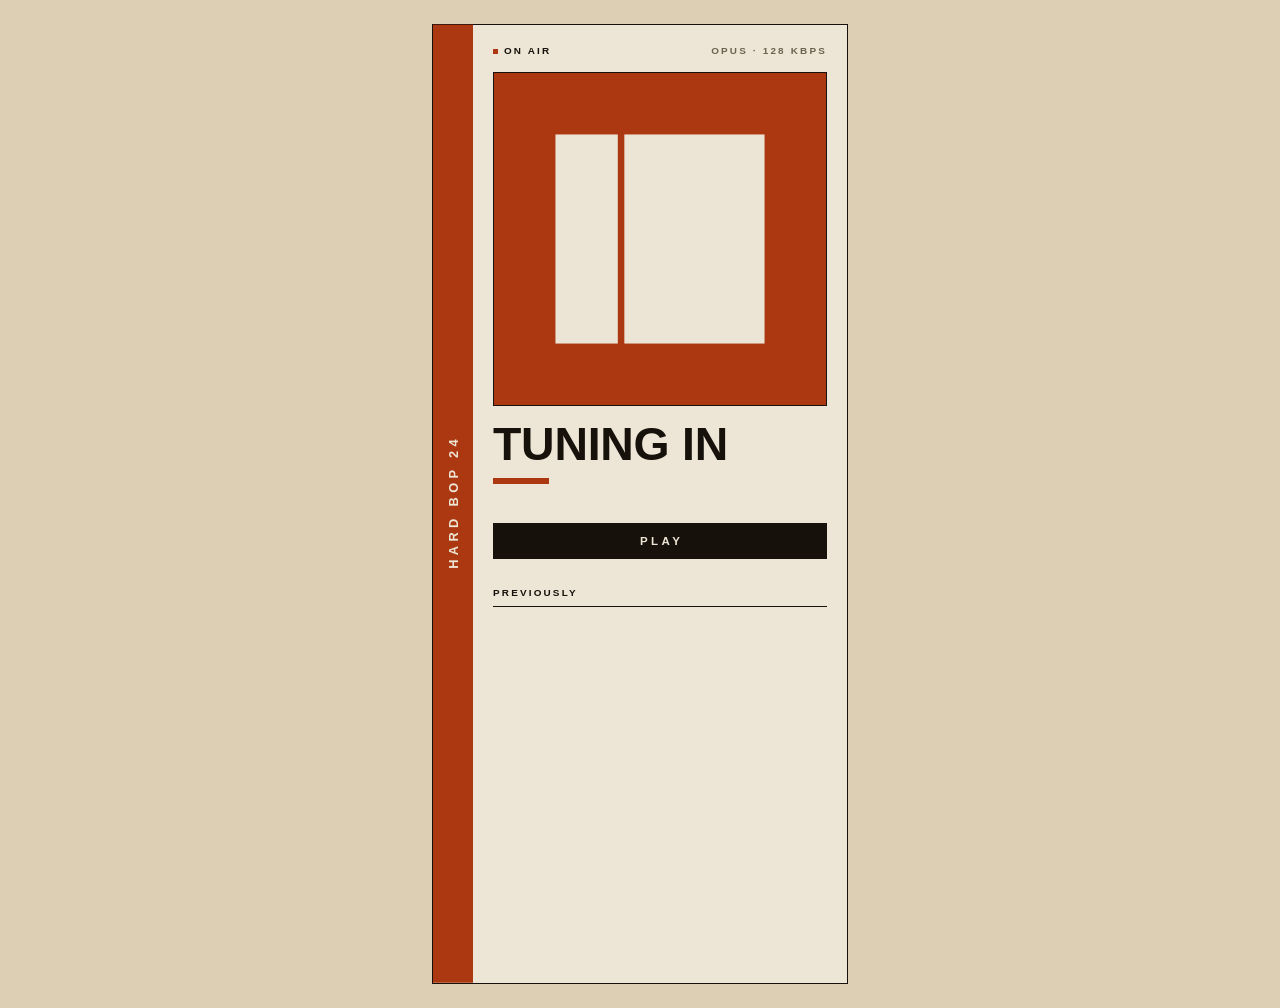
<file: src/index.html>
<!doctype html>
<html lang="en">
  <head>
    <meta charset="utf-8" />
    <meta name="viewport" content="width=device-width, initial-scale=1" />
    <meta
      name="description"
      content="Hard Bop 24 — a 24/7 internet radio station streaming hard bop and post-bop jazz."
    />
    <title>Hard Bop 24</title>
    <!-- Warms DNS/TLS to the station while the HTML parses: the metadata poll and
         the sleeve fetch both go there, and the sleeve URL is not known until the
         metadata returns. No `crossorigin`: the art <img> tags are plain, uncredentialed
         loads, and they carry far more bytes than the metadata fetch, so the connection
         pool this opens should match them, not the fetch() call. -->
    <link rel="preconnect" href="https://radio.lysn.bar" />
    <link rel="stylesheet" href="player.css" />

    <link rel="icon" href="icons/hardbop24.svg" type="image/svg+xml" />
    <link rel="icon" href="icons/hardbop24.ico" sizes="32x32" />
    <!-- iOS ignores manifest icons for the home screen, so this is not redundant. -->
    <link rel="apple-touch-icon" href="icons/hardbop24-180.png" />
    <link rel="manifest" href="manifest.webmanifest" />

    <meta name="theme-color" content="#ab3811" />
    <meta name="mobile-web-app-capable" content="yes" />
    <meta name="apple-mobile-web-app-capable" content="yes" />
    <meta name="apple-mobile-web-app-title" content="Hard Bop 24" />
    <meta name="apple-mobile-web-app-status-bar-style" content="default" />
  </head>
  <body>
    <main class="player">
      <h1 class="spine">Hard Bop 24</h1>

      <div class="jacket">
        <header class="masthead">
          <p class="badge" id="onair">On air</p>
          <p class="spec" id="spec"></p>
        </header>

        <img
          id="art"
          class="art"
          src="[data-uri]"
          alt=""
          fetchpriority="high"
        />

        <div class="meta" id="meta">
          <h2 id="title" class="title">Tuning in</h2>
          <div class="rule"></div>
          <p id="artist" class="artist"></p>
          <p id="album" class="album hidden"></p>
          <p id="year" class="year hidden"></p>
        </div>

        <button id="toggle" class="toggle" type="button">Play</button>
        <p
          id="status"
          class="status hidden"
          role="status"
          aria-live="polite"
        ></p>

        <section class="history" id="history" aria-labelledby="history-heading">
          <h3 id="history-heading" class="history-heading">Previously</h3>
          <ol id="history-list" class="history-list"></ol>
        </section>
      </div>

      <audio id="audio" preload="none"></audio>
    </main>

    <script src="player.js"></script>
  </body>
</html>
</file>
<file: src/player.css>
/* Hard Bop 24 — a Reid Miles / Blue Note homage. The page is a printed record jacket:
   flat ink on board stock, hard edges, no radius, no gloss. */

/* Self-hosted so the installed app renders correctly offline, and so the page makes no
   third-party request. Declaring both axis ranges keeps the font-stretch values below
   working as variable settings rather than synthetic widths. */
@font-face {
  font-family: "Archivo";
  src: url("fonts/archivo-latin-var.woff2") format("woff2-variations");
  font-weight: 400 900;
  font-stretch: 62.5% 125%;
  /* optional (not swap): if the font isn't ready by first paint, skip the swap rather than
     reflow into it later — a font-metric mismatch on the masthead was CLS's biggest culprit. */
  font-display: optional;
}

:root {
  --paper: #ede6d6;
  --board: #dccfb4; /* the surface the jacket sits on, so it reads as an object */
  --ink: #16110b;
  --flame: #ab3811; /* 5.11:1 on paper; matches the icon artwork exactly */
  --smoke: #6c6252; /* 4.82:1 on paper */

  /* House sleeve, shared by the main cover and the history thumbnails. Shows before
     real art arrives and stays for tracks with no embedded cover. Geometry matches
     assets/appicon/hardbop24.svg. */
  --house-sleeve: url('data:image/svg+xml,<svg xmlns="http://www.w3.org/2000/svg" viewBox="0 0 1200 1200"><rect width="1200" height="1200" fill="%23ab3811"/><rect x="222.14" y="222.14" width="225.33" height="755.71" fill="%23ece5d6"/><rect x="471.09" y="222.14" width="506.77" height="755.71" fill="%23ece5d6"/></svg>');

  --stock:
    "Archivo", "Archivo Narrow", "Helvetica Neue", "Arial Narrow", Arial,
    sans-serif;
}

*,
*::before,
*::after {
  box-sizing: border-box;
}

body {
  margin: 0;
  min-height: 100vh;
  display: grid;
  place-items: center;
  padding: 1.5rem;
  background: var(--board);
  color: var(--ink);
  font-family: var(--stock);
  /* A committed print look: this design is one object under one light, so it does not
     follow the viewer's dark mode. */
  -webkit-font-smoothing: antialiased;
}

.player {
  display: grid;
  grid-template-columns: 2.5rem 1fr;
  width: min(26rem, 100%);
  border: 1px solid var(--ink);
  background: var(--paper);
}

/* The signature: an LP spine, read bottom-to-top. */
.spine {
  margin: 0;
  background: var(--flame);
  color: var(--paper);
  writing-mode: vertical-rl;
  transform: rotate(180deg);
  display: grid;
  place-items: center;
  font-size: 0.8rem;
  font-weight: 700;
  font-stretch: 87.5%;
  text-transform: uppercase;
  letter-spacing: 0.34em;
  text-indent: 0.34em; /* offsets the trailing letter-space so the text sits optically centred */
}

.jacket {
  padding: 1.25rem;
}

.masthead {
  display: flex;
  justify-content: space-between;
  align-items: baseline;
  gap: 1rem;
  margin-bottom: 1rem;
}

.badge,
.spec,
.status {
  margin: 0;
  font-size: 0.62rem;
  font-weight: 700;
  font-stretch: 87.5%;
  text-transform: uppercase;
  letter-spacing: 0.22em;
}

.badge::before {
  content: "";
  display: inline-block;
  width: 0.5em;
  height: 0.5em;
  margin-right: 0.6em;
  background: var(--flame);
  vertical-align: 0.05em;
}

.badge.off {
  color: var(--smoke);
}
.badge.off::before {
  background: var(--smoke);
}

.spec {
  color: var(--smoke);
}

.art {
  display: block;
  width: 100%;
  aspect-ratio: 1;
  object-fit: cover;
  border: 1px solid var(--ink);
  /* A loaded cover is opaque and object-fit: cover, so it paints over the sleeve
     entirely. Living in CSS means it is painted at first style pass, before
     player.js runs. */
  background: var(--flame) var(--house-sleeve) center / cover no-repeat;
}

.meta {
  margin-top: 1.1rem;
}

.title {
  margin: 0;
  font-size: clamp(2.1rem, 9vw, 2.9rem);
  font-weight: 800;
  font-stretch: 62.5%;
  line-height: 0.87;
  letter-spacing: -0.005em;
  text-transform: uppercase;
  text-wrap: balance;
}

/* The hard rule under the title — the one Reid Miles gesture the layout leans on. */
.rule {
  width: 3.5rem;
  height: 6px;
  margin: 0.85rem 0 0.7rem;
  background: var(--flame);
}

.artist {
  margin: 0;
  font-size: 0.95rem;
  font-weight: 700;
  font-stretch: 75%;
  text-transform: uppercase;
  letter-spacing: 0.07em;
}

.year,
.album {
  margin: 0.3rem 0 0;
  font-size: 0.68rem;
  font-weight: 500;
  font-stretch: 87.5%;
  text-transform: uppercase;
  letter-spacing: 0.2em;
  color: var(--smoke);
}

.toggle {
  margin-top: 1.75rem;
  width: 100%;
  padding: 0.75rem 1rem;
  border: 0;
  background: var(--ink);
  color: var(--paper);
  font: inherit;
  font-size: 0.72rem;
  font-weight: 700;
  font-stretch: 87.5%;
  text-transform: uppercase;
  letter-spacing: 0.3em;
  text-indent: 0.3em;
  cursor: pointer;
}

.toggle:hover {
  background: var(--flame);
}

.toggle:focus-visible {
  outline: 3px solid var(--flame);
  outline-offset: 3px;
}

.status {
  margin-top: 0.8rem;
  color: var(--flame);
}

.hidden {
  display: none;
}

/* Motion: one moment only — a new record dropping. The rule draws in and the type
   settles, on load and whenever the track changes. */
@keyframes draw {
  from {
    width: 0;
  }
}
@keyframes settle {
  from {
    opacity: 0;
    transform: translateY(0.4rem);
  }
}

.meta .rule {
  animation: draw 0.55s cubic-bezier(0.2, 0.85, 0.25, 1) both;
}
.meta.enter {
  animation: settle 0.45s ease-out both;
}

@media (prefers-reduced-motion: reduce) {
  .meta .rule,
  .meta.enter {
    animation: none;
  }
}

/* Previously played — the back of the sleeve: a typographic track listing, no covers. */
.history {
  margin-top: 1.75rem;
}

.history-heading {
  margin: 0 0 0.75rem;
  padding-bottom: 0.5rem;
  border-bottom: 1px solid var(--ink);
  font-size: 0.62rem;
  font-weight: 700;
  font-stretch: 87.5%;
  text-transform: uppercase;
  letter-spacing: 0.22em;
}

.history-list {
  margin: 0;
  padding: 0;
  list-style: none;
  /* The metadata poll populates this after first paint (the API always returns 5
     entries), so reserve its settled height up front rather than letting the section
     grow into it and shift everything below. */
  min-height: calc(5 * (3.5rem + 0.8rem));
}

.history-row {
  display: grid;
  grid-template-columns: 3.5rem 1fr;
  column-gap: 0.65rem;
  align-items: center;
  padding: 0.4rem 0;
}

.history-art {
  grid-row: span 4;
  width: 3.5rem;
  height: 3.5rem;
  aspect-ratio: 1;
  object-fit: cover;
  border: 1px solid var(--ink);
  background: var(--flame) var(--house-sleeve) center / cover no-repeat;
}

.history-row + .history-row {
  border-top: 1px solid rgba(22, 17, 11, 0.12);
}

.history-time {
  margin-top: 0.3rem;
  font-size: 0.68rem;
  font-weight: 500;
  font-stretch: 87.5%;
  font-variant-numeric: tabular-nums;
  letter-spacing: 0.06em;
  color: var(--smoke);
}

.history-title {
  font-size: 0.68rem;
  font-weight: 700;
  font-stretch: 75%;
  text-transform: uppercase;
  letter-spacing: 0.06em;
}

.history-artist {
  font-size: 0.72rem;
  font-stretch: 87.5%;
  color: var(--smoke);
}

.history-album {
  font-size: 0.72rem;
  font-stretch: 87.5%;
  font-style: italic;
  color: var(--smoke);
}
</file>
